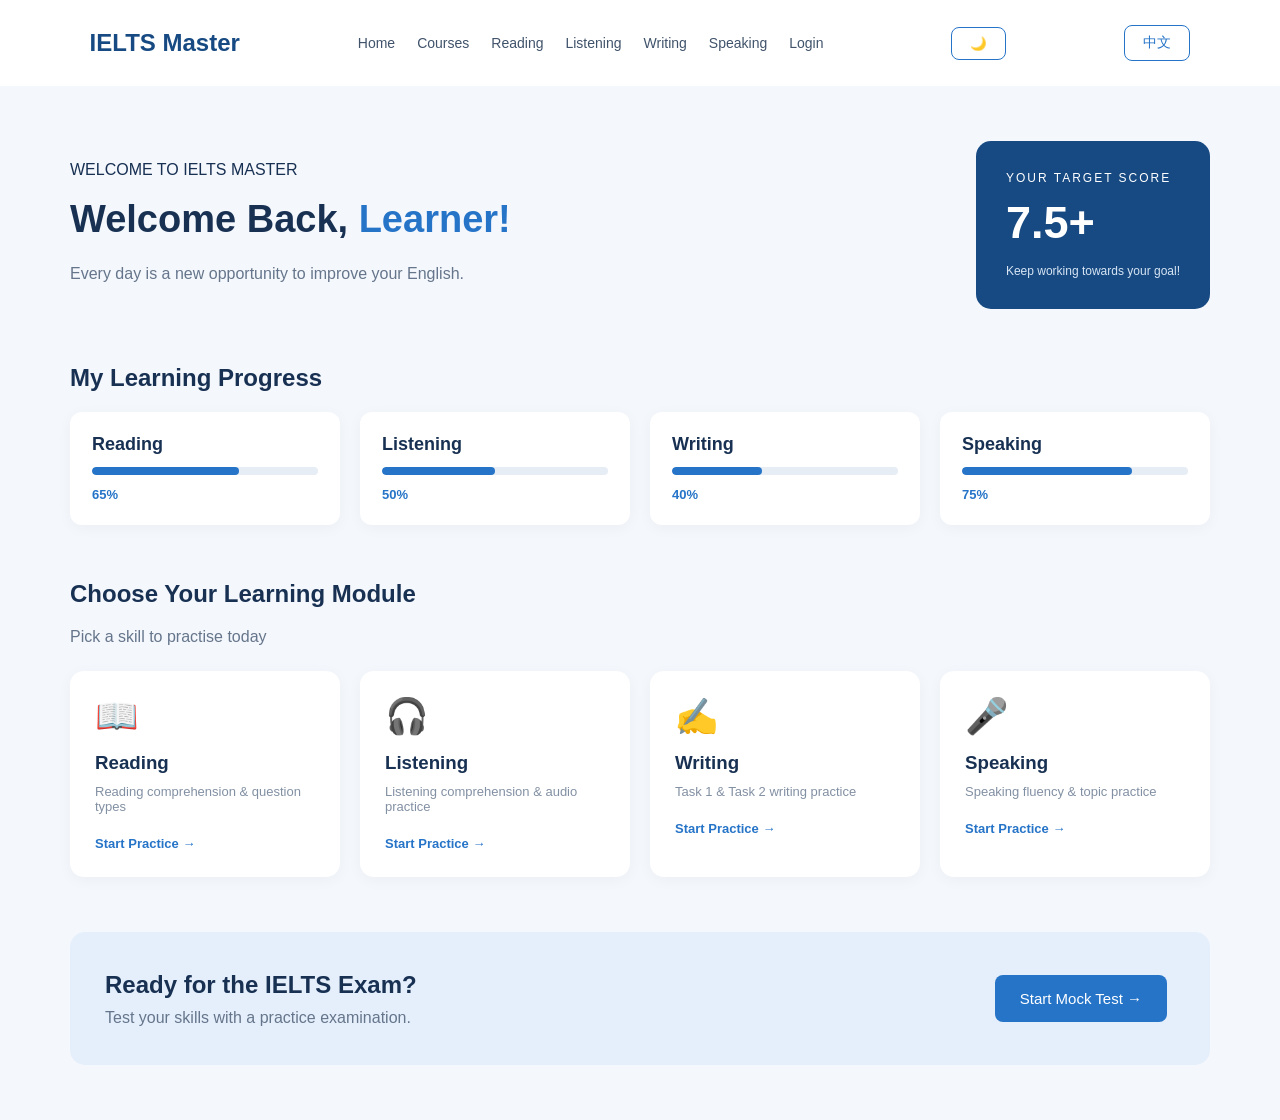
<file: index.html>
<!DOCTYPE html>
<html lang="en">
<head>
    <meta charset="UTF-8">
    <meta name="viewport" content="width=device-width, initial-scale=1.0">
    <meta name="description" content="IELTS Master — 雅思四科专项练习、进度追踪与全真模考。">
    <title>IELTS Master - Learn IELTS</title>
    <link rel="stylesheet" href="style.css">
</head>
<body>

<header>
    <a href="index.html" class="logo">IELTS Master</a>

    <nav aria-label="Main navigation">
        <a href="index.html" data-i18n="home">Home</a>
        <a href="pages/courses.html" data-i18n="courses">Courses</a>
        <a href="pages/reading.html" data-i18n="reading">Reading</a>
        <a href="pages/listening.html" data-i18n="listening">Listening</a>
        <a href="pages/writing.html" data-i18n="writing">Writing</a>
        <a href="pages/speaking.html" data-i18n="speaking">Speaking</a>
        <a href="pages/login.html" data-i18n="login">Login</a>
    </nav>

    <button id="languageBtn" type="button" aria-label="Switch language">中文</button>
</header>

<main class="dashboard">
    <section class="welcome-section">
        <div>
            <p class="tagline" data-i18n="tagline">WELCOME TO IELTS MASTER</p>
            <h1 data-i18n-html="welcomeTitle">Welcome Back, <span>Learner!</span></h1>
            <p class="description" data-i18n="description">
                Every day is a new opportunity to improve your English.
            </p>
        </div>
        <div class="target-card">
            <p data-i18n="targetLabel">YOUR TARGET SCORE</p>
            <h2>7.5+</h2>
            <span data-i18n="targetHint">Keep working towards your goal!</span>
        </div>
    </section>

    <section class="progress-section">
        <h2 data-i18n="progressTitle">My Learning Progress</h2>
        <div class="progress-grid">
            <div class="progress-card">
                <h3 data-i18n="reading">Reading</h3>
                <div class="progress-bar"><div style="width: 65%"></div></div>
                <span>65%</span>
            </div>
            <div class="progress-card">
                <h3 data-i18n="listening">Listening</h3>
                <div class="progress-bar"><div style="width: 50%"></div></div>
                <span>50%</span>
            </div>
            <div class="progress-card">
                <h3 data-i18n="writing">Writing</h3>
                <div class="progress-bar"><div style="width: 40%"></div></div>
                <span>40%</span>
            </div>
            <div class="progress-card">
                <h3 data-i18n="speaking">Speaking</h3>
                <div class="progress-bar"><div style="width: 75%"></div></div>
                <span>75%</span>
            </div>
        </div>
    </section>

    <section class="skills-section">
        <h2 data-i18n="moduleTitle">Choose Your Learning Module</h2>
        <p data-i18n="moduleSubtitle">Pick a skill to practise today</p>
        <div class="skills-grid">
            <a href="pages/reading.html" class="skill-card">
                <div class="skill-icon">📖</div>
                <h3 data-i18n="reading">Reading</h3>
                <p data-i18n="skillReadingDesc">Reading comprehension & question types</p>
                <span data-i18n="startPractice">Start Practice →</span>
            </a>
            <a href="pages/listening.html" class="skill-card">
                <div class="skill-icon">🎧</div>
                <h3 data-i18n="listening">Listening</h3>
                <p data-i18n="skillListeningDesc">Listening comprehension & audio practice</p>
                <span data-i18n="startPractice">Start Practice →</span>
            </a>
            <a href="pages/writing.html" class="skill-card">
                <div class="skill-icon">✍️</div>
                <h3 data-i18n="writing">Writing</h3>
                <p data-i18n="skillWritingDesc">Task 1 & Task 2 writing practice</p>
                <span data-i18n="startPractice">Start Practice →</span>
            </a>
            <a href="pages/speaking.html" class="skill-card">
                <div class="skill-icon">🎤</div>
                <h3 data-i18n="speaking">Speaking</h3>
                <p data-i18n="skillSpeakingDesc">Speaking fluency & topic practice</p>
                <span data-i18n="startPractice">Start Practice →</span>
            </a>
        </div>
    </section>

    <section class="mock-section">
        <div>
            <h2 data-i18n="mockTitle">Ready for the IELTS Exam?</h2>
            <p data-i18n="mockDesc">Test your skills with a practice examination.</p>
        </div>
        <a href="pages/mock-test.html" class="primary-btn" data-i18n="startMock">Start Mock Test →</a>
    </section>
</main>

<script src="script.js"></script>
</body>
</html>
</file>
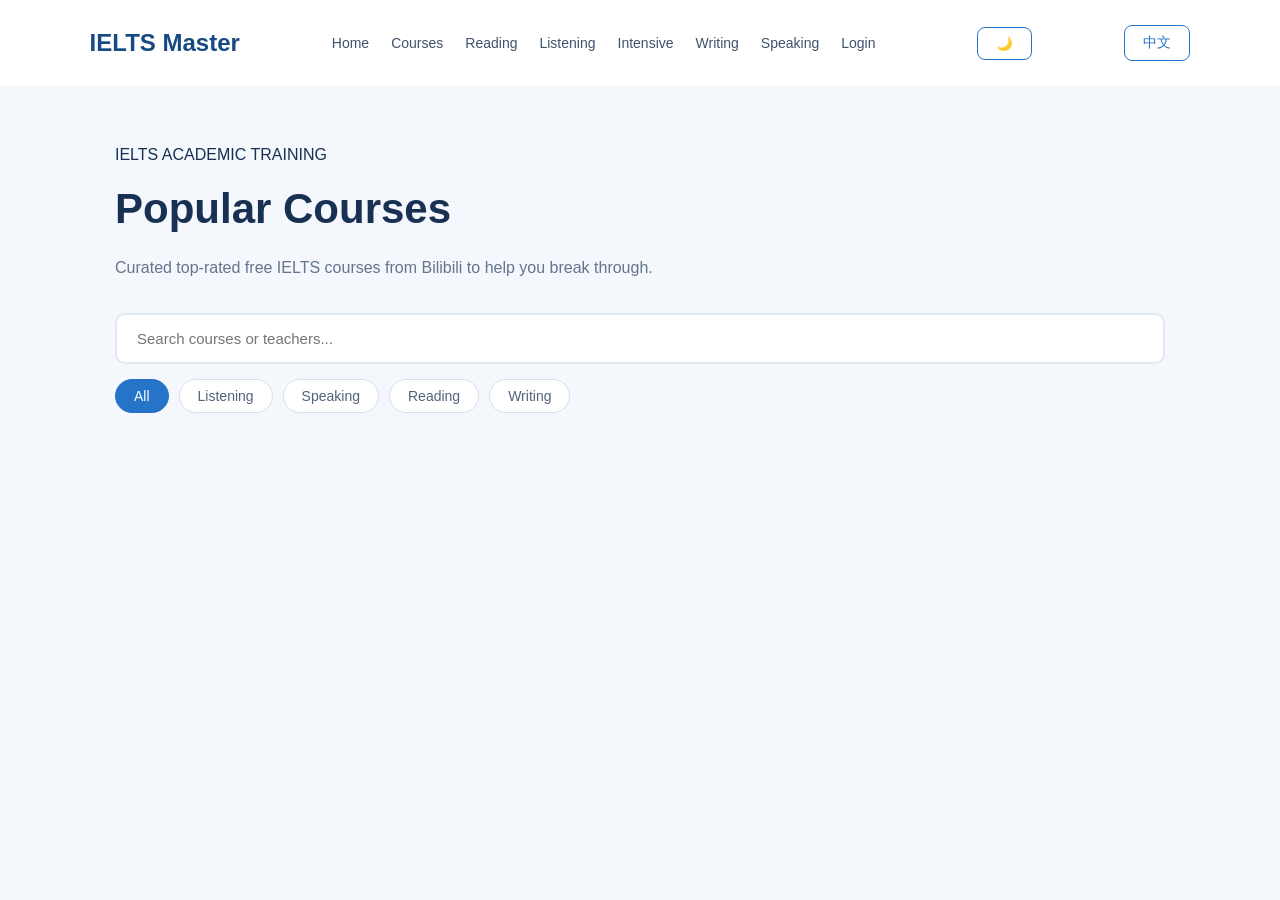
<file: pages/courses.html>
<!DOCTYPE html>
<html lang="en">
<head>
    <meta charset="UTF-8">
    <meta name="viewport" content="width=device-width, initial-scale=1.0">
    <meta name="description" content="IELTS Master 名师好课">
    <title>Popular Courses - IELTS Master</title>
    <link rel="stylesheet" href="../style.css">
</head>
<body>

<header>
    <a href="../index.html" class="logo">IELTS Master</a>
    
    <nav aria-label="Main navigation">
        <a href="../index.html" data-i18n="home">Home</a>
        <a href="courses.html" data-i18n="courses">Courses</a>
        <a href="reading.html" data-i18n="reading">Reading</a>
        <a href="listening.html" data-i18n="listening">Listening</a>
        <a href="intensive-listening.html" data-i18n="intensive">Intensive</a>
        <a href="writing.html" data-i18n="writing">Writing</a>
        <a href="speaking.html" data-i18n="speaking">Speaking</a>
        <a href="login.html" data-i18n="login">Login</a>
    </nav>
    
    <button id="languageBtn" type="button" aria-label="Switch language">中文</button>
</header>

<main class="lesson-container course-container">
    <div class="course-header">
        <p class="tagline" data-i18n="academicTagline">IELTS ACADEMIC TRAINING</p>
        <h1 data-i18n="courseTitle">B站名师好课</h1>
        <p class="description" data-i18n="courseDesc">
            精选B站高播放量、好口碑的雅思免费课程，帮你快速突破瓶颈。
        </p>
    </div>

    <div class="course-controls">
        <input type="text" id="courseSearch" class="course-search" data-i18n-placeholder="courseSearchPlaceholder" placeholder="搜索课程、老师（如：王陆、口语）...">
        
        <div class="course-tabs">
            <button class="tab-btn active" data-filter="all" data-i18n="tabAll">全部</button>
            <button class="tab-btn" data-filter="listening" data-i18n="listening">听力</button>
            <button class="tab-btn" data-filter="speaking" data-i18n="speaking">口语</button>
            <button class="tab-btn" data-filter="reading" data-i18n="reading">阅读</button>
            <button class="tab-btn" data-filter="writing" data-i18n="writing">写作</button>
        </div>
    </div>

    <div class="course-grid" id="courseGrid"></div>
    
    <div id="noResults" class="no-results" style="display: none;">
        没有找到相关课程，换个关键词试试吧~
    </div>
</main>

<script src="../script.js"></script>
</body>
</html>
</file>
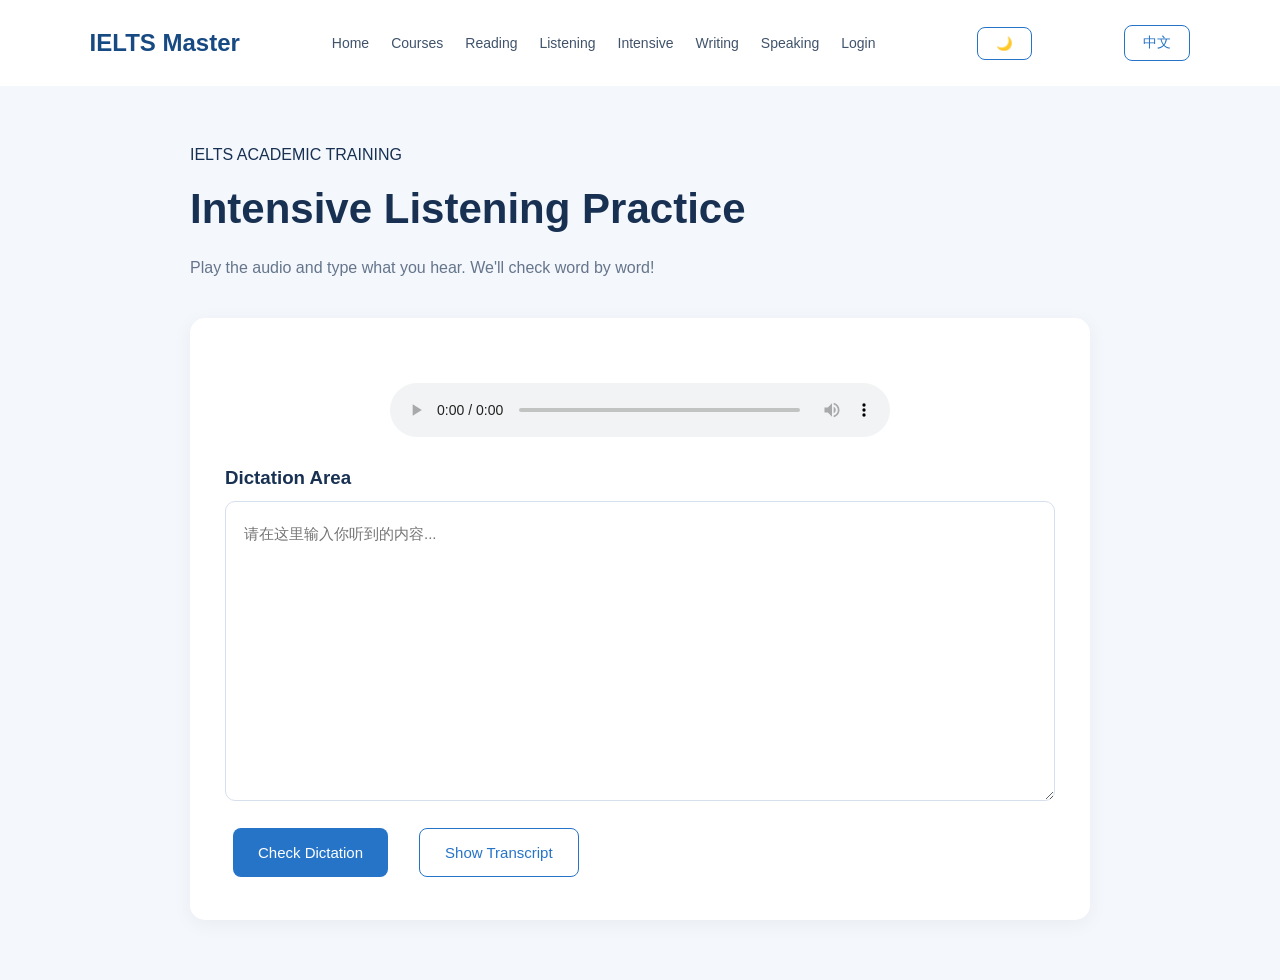
<file: pages/intensive-listening.html>
<!DOCTYPE html>
<html lang="en">
<head>
    <meta charset="UTF-8">
    <meta name="viewport" content="width=device-width, initial-scale=1.0">
    <meta name="description" content="IELTS Master 精听练习">
    <title>Intensive Listening - IELTS Master</title>
    <link rel="stylesheet" href="../style.css">
</head>
<body>

<header>
    <a href="../index.html" class="logo">IELTS Master</a>
    <nav aria-label="Main navigation">
        <a href="../index.html" data-i18n="home">Home</a>
        <a href="courses.html" data-i18n="courses">Courses</a>
        <a href="reading.html" data-i18n="reading">Reading</a>
        <a href="listening.html" data-i18n="listening">Listening</a>
        <a href="intensive-listening.html" data-i18n="intensive">Intensive</a> <!-- 新增 -->
        <a href="writing.html" data-i18n="writing">Writing</a>
        <a href="speaking.html" data-i18n="speaking">Speaking</a>
        <a href="login.html" data-i18n="login">Login</a>
    </nav>
    <button id="languageBtn" type="button" aria-label="Switch language">中文</button>
</header>

<main class="lesson-container">
    <p class="tagline" data-i18n="academicTagline">IELTS ACADEMIC TRAINING</p>
    <h1 data-i18n="intensiveTitle">精听听写练习</h1>
    <p class="description" data-i18n="intensiveDesc">
        播放下方音频，将你听到的内容写下来。系统会逐词帮你核对！
    </p>

    <section class="lesson-card">
        <!-- 这里放了一个公开的英语测试音频，你可以换成你自己的真题音频链接 -->
        <div class="audio-player-container">
            <audio id="dictationAudio" controls>
    <source src="http://www.elllo.org/Audio/A0151/153-Matt-Manchester.mp3" type="audio/mpeg">
    您的浏览器不支持音频播放。
</audio>
        </div>

        <h3 data-i18n="intensiveListenWrite">听写区域</h3>
        <textarea id="dictationInput" class="essay-input" 
                  placeholder="请在这里输入你听到的内容..." rows="5"></textarea>

        <div class="intensive-actions">
            <button type="button" class="primary-btn" onclick="checkDictation()" data-i18n="intensiveCheck">检查听写</button>
            <button type="button" class="secondary-btn" onclick="toggleTranscript()" id="transcriptBtn" data-i18n="intensiveShow">显示原文</button>
        </div>

        <div id="dictationResult" class="dictation-result" style="display: none;">
            <!-- 对比结果会渲染在这里 -->
        </div>
        
        <div id="transcriptContainer" class="transcript-box" style="display: none;">
            <h4 data-i18n="intensiveOriginal">原文：</h4>
            <p id="transcriptText"></p>
        </div>
    </section>
</main>

<script src="../script.js"></script>
</body>
</html>
</file>
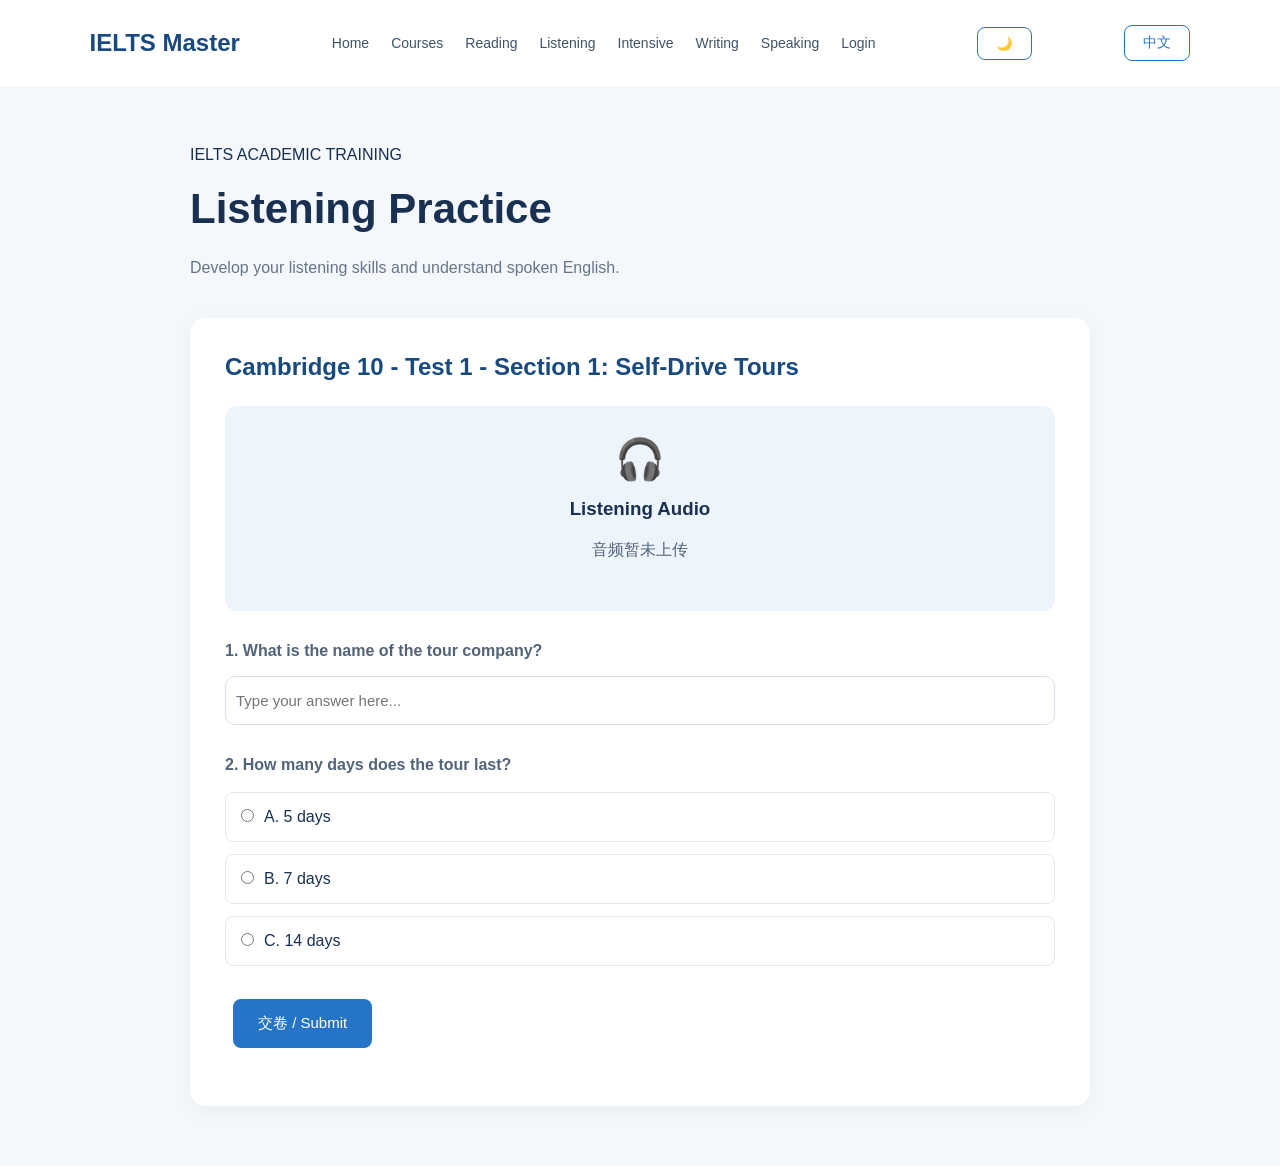
<file: pages/listening.html>
<!DOCTYPE html>
<html lang="en">
<head>
    <meta charset="UTF-8">
    <meta name="viewport" content="width=device-width, initial-scale=1.0">
    <title>IELTS Listening - IELTS Master</title>
    <link rel="stylesheet" href="../style.css">
</head>
<body>

<header>
    <a href="../index.html" class="logo">IELTS Master</a>
    <nav aria-label="Main navigation">
        <a href="../index.html" data-i18n="home">Home</a>
        <a href="courses.html" data-i18n="courses">Courses</a>
        <a href="reading.html" data-i18n="reading">Reading</a>
        <a href="listening.html" data-i18n="listening">Listening</a>
        <a href="intensive-listening.html" data-i18n="intensive">Intensive</a>
        <a href="writing.html" data-i18n="writing">Writing</a>
        <a href="speaking.html" data-i18n="speaking">Speaking</a>
        <a href="login.html" data-i18n="login">Login</a>
    </nav>
    <button id="languageBtn" type="button" aria-label="Switch language">中文</button>
</header>

<main class="lesson-container">
    <p class="tagline" data-i18n="academicTagline">IELTS ACADEMIC TRAINING</p>
    <h1>Listening Practice</h1>
    <p class="description" data-i18n="lessonListeningDesc">
        Develop your listening skills and understand spoken English.
    </p>

    <!-- 题目由 JS 渲染 -->
    <div id="listeningContent"></div>
</main>

<!-- 关键：必须先加载 data.js，再加载 script.js -->
<script src="../data.js"></script>
<script src="../script.js"></script>
</body>
</html>
</file>
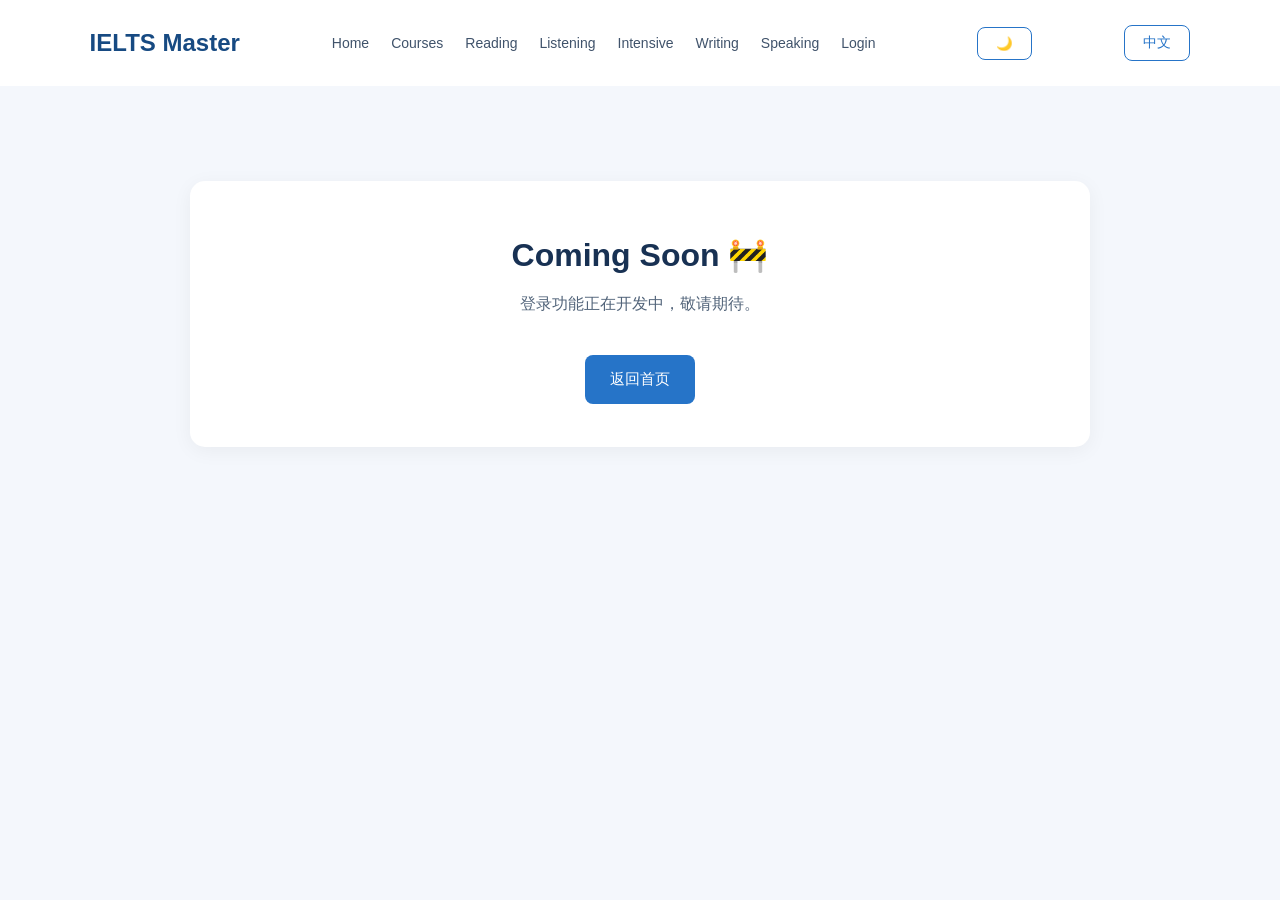
<file: pages/login.html>
<!DOCTYPE html>
<html lang="en">
<head>
    <meta charset="UTF-8">
    <meta name="viewport" content="width=device-width, initial-scale=1.0">
    <meta name="description" content="IELTS Master 登录">
    <title>Login - IELTS Master</title>
    <link rel="stylesheet" href="../style.css">
</head>
<body>

<header>
    <a href="../index.html" class="logo">IELTS Master</a>
    
    <nav aria-label="Main navigation">
        <a href="../index.html" data-i18n="home">Home</a>
        <a href="courses.html" data-i18n="courses">Courses</a>
        <a href="reading.html" data-i18n="reading">Reading</a>
        <a href="listening.html" data-i18n="listening">Listening</a>
        <a href="intensive-listening.html" data-i18n="intensive">Intensive</a>
        <a href="writing.html" data-i18n="writing">Writing</a>
        <a href="speaking.html" data-i18n="speaking">Speaking</a>
        <a href="login.html" data-i18n="login">Login</a>
    </nav>
    
    <button id="languageBtn" type="button" aria-label="Switch language">中文</button>
</header>

<main class="lesson-container">
    <section class="lesson-card" style="text-align:center;">
        <h1 style="font-size:32px;margin-bottom:15px;">Coming Soon 🚧</h1>
        <p>登录功能正在开发中，敬请期待。</p>
        <a href="../index.html" class="primary-btn" style="margin-top:20px;">返回首页</a>
    </section>
</main>

<script src="../script.js"></script>
</body>
</html>
</file>
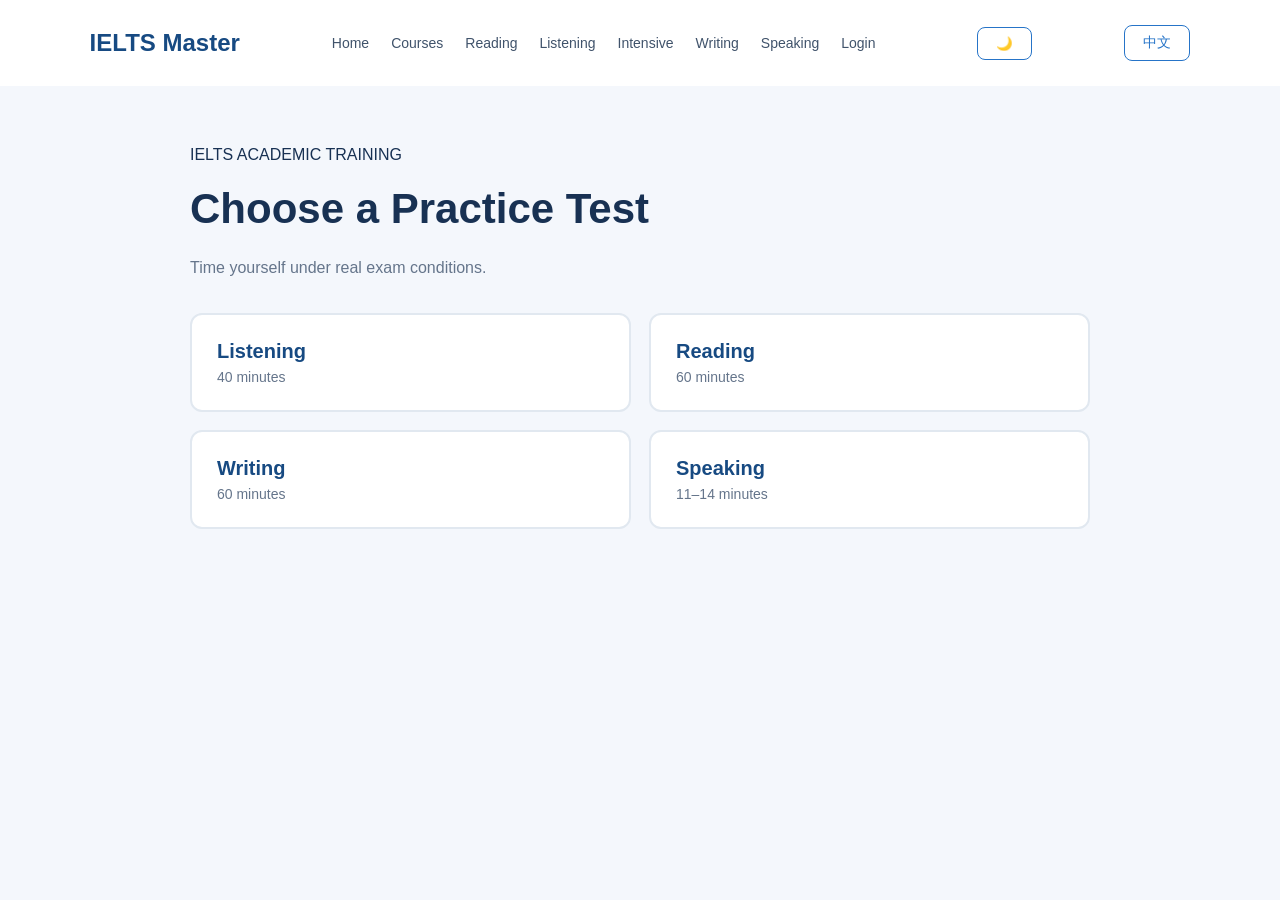
<file: pages/mock-test.html>
<!DOCTYPE html>
<html lang="en">
<head>
    <meta charset="UTF-8">
    <meta name="viewport" content="width=device-width, initial-scale=1.0">
    <title>Mock Test - IELTS Master</title>
    <link rel="stylesheet" href="../style.css">
</head>
<body>

<header>
    <a href="../index.html" class="logo">IELTS Master</a>
    <nav aria-label="Main navigation">
        <a href="../index.html" data-i18n="home">Home</a>
        <a href="courses.html" data-i18n="courses">Courses</a>
        <a href="reading.html" data-i18n="reading">Reading</a>
        <a href="listening.html" data-i18n="listening">Listening</a>
        <a href="intensive-listening.html" data-i18n="intensive">Intensive</a>
        <a href="writing.html" data-i18n="writing">Writing</a>
        <a href="speaking.html" data-i18n="speaking">Speaking</a>
        <a href="login.html" data-i18n="login">Login</a>
    </nav>
    <button id="languageBtn" type="button" aria-label="Switch language">中文</button>
</header>

<main class="lesson-container">
    <section id="mockSelect">
        <p class="tagline" data-i18n="academicTagline">IELTS ACADEMIC TRAINING</p>
        <h1 data-i18n="chooseTest">Choose a Practice Test</h1>
        <p class="description" data-i18n="chooseTestDesc">
            Time yourself under real exam conditions.
        </p>

        <div class="mock-options">
            <!-- 注意：这里的按钮去掉了 data-minutes，现在点击直接跳转到对应页面 -->
            <button type="button" class="mock-option" onclick="window.location.href='listening.html?mode=mock&subject=listening'">
                <h3 data-i18n="listening">Listening</h3>
                <p>40 minutes</p>
            </button>
            <button type="button" class="mock-option" onclick="window.location.href='reading.html?mode=mock&subject=reading'">
                <h3 data-i18n="reading">Reading</h3>
                <p>60 minutes</p>
            </button>
            <button type="button" class="mock-option" onclick="alert('写作模考暂未开放，请前往 Writing 页面自由练习。')">
                <h3 data-i18n="writing">Writing</h3>
                <p>60 minutes</p>
            </button>
            <button type="button" class="mock-option" onclick="alert('口语模考暂未开放，请前往 Speaking 页面自由练习。')">
                <h3 data-i18n="speaking">Speaking</h3>
                <p>11–14 minutes</p>
            </button>
        </div>
    </section>
</main>

<script src="../data.js"></script>
<script src="../script.js"></script>
</body>
</html>
</file>
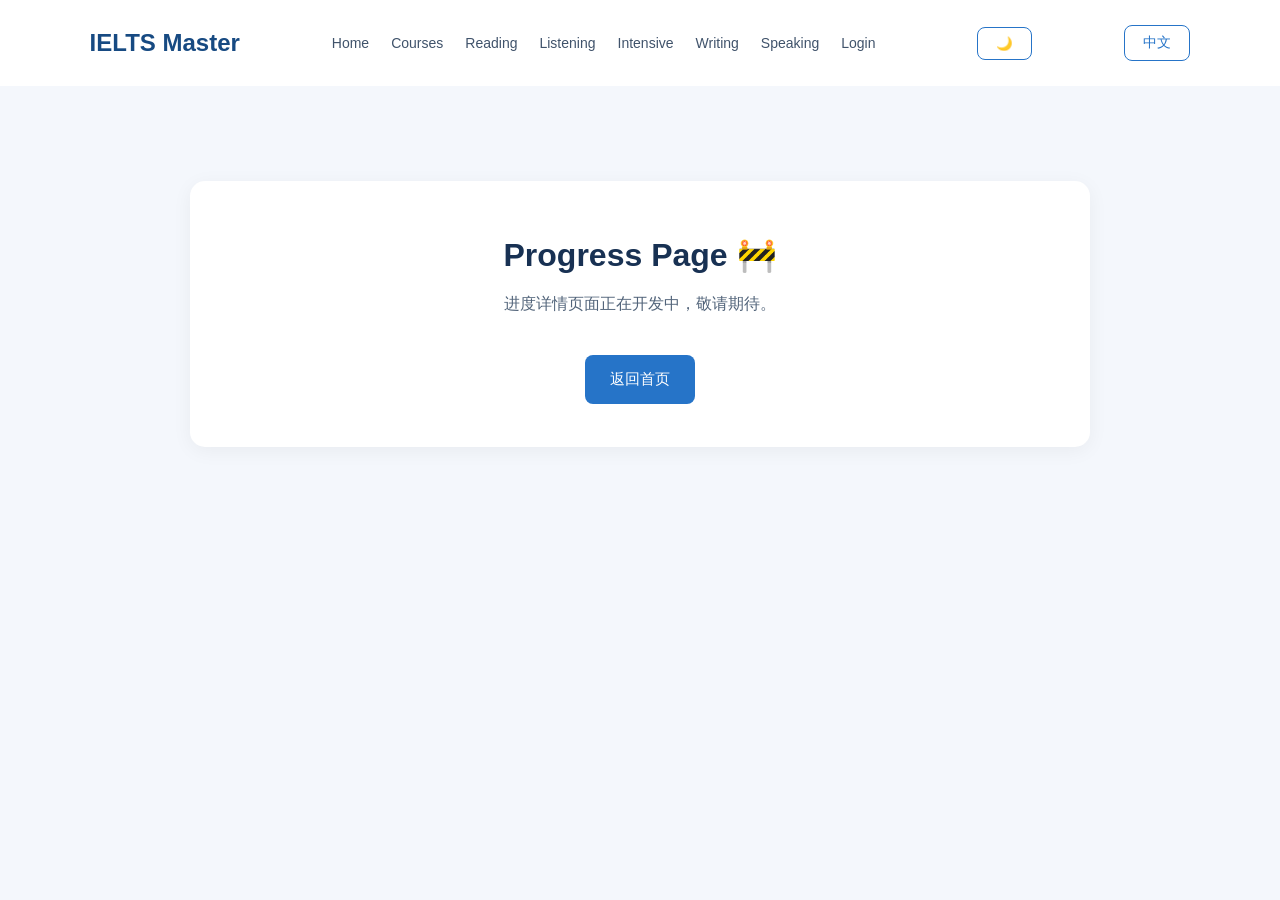
<file: pages/progress.html>
<!DOCTYPE html>
<html lang="en">
<head>
    <meta charset="UTF-8">
    <meta name="viewport" content="width=device-width, initial-scale=1.0">
    <meta name="description" content="IELTS Master 学习进度">
    <title>Progress - IELTS Master</title>
    <link rel="stylesheet" href="../style.css">
</head>
<body>

<header>
    <a href="../index.html" class="logo">IELTS Master</a>
    
    <nav aria-label="Main navigation">
        <a href="../index.html" data-i18n="home">Home</a>
        <a href="courses.html" data-i18n="courses">Courses</a>
        <a href="reading.html" data-i18n="reading">Reading</a>
        <a href="listening.html" data-i18n="listening">Listening</a>
        <a href="intensive-listening.html" data-i18n="intensive">Intensive</a>
        <a href="writing.html" data-i18n="writing">Writing</a>
        <a href="speaking.html" data-i18n="speaking">Speaking</a>
        <a href="login.html" data-i18n="login">Login</a>
    </nav>
    
    <button id="languageBtn" type="button" aria-label="Switch language">中文</button>
</header>

<main class="lesson-container">
    <section class="lesson-card" style="text-align:center;">
        <h1 style="font-size:32px;margin-bottom:15px;">Progress Page 🚧</h1>
        <p>进度详情页面正在开发中，敬请期待。</p>
        <a href="../index.html" class="primary-btn" style="margin-top:20px;">返回首页</a>
    </section>
</main>

<script src="../script.js"></script>
</body>
</html>
</file>
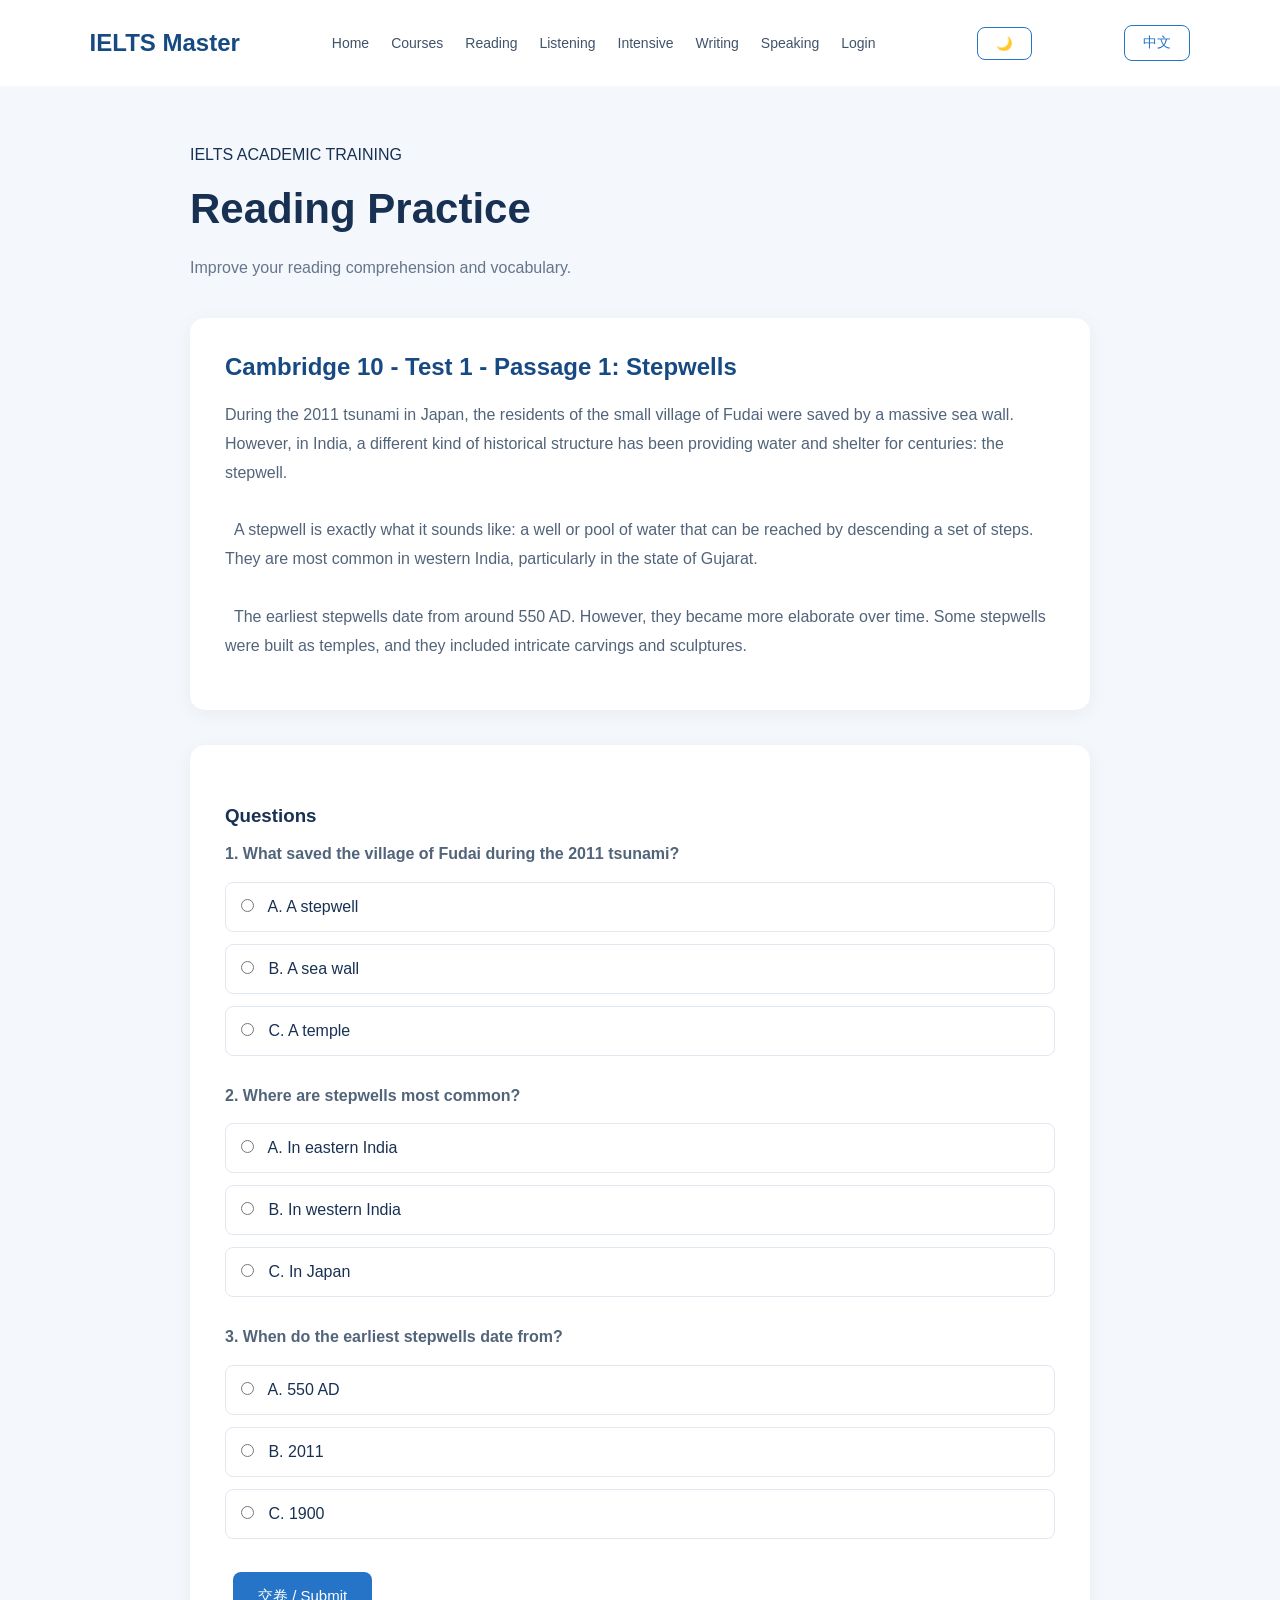
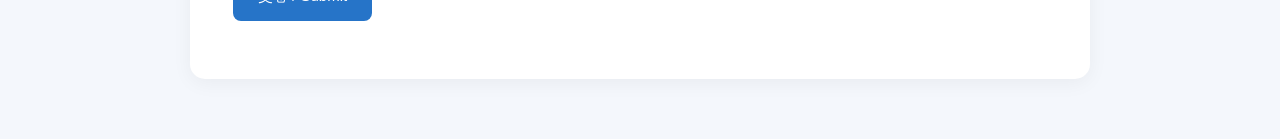
<file: pages/reading.html>
<!DOCTYPE html>
<html lang="en">
<head>
    <meta charset="UTF-8">
    <meta name="viewport" content="width=device-width, initial-scale=1.0">
    <title>IELTS Reading - IELTS Master</title>
    <link rel="stylesheet" href="../style.css">
</head>
<body>

<header>
    <a href="../index.html" class="logo">IELTS Master</a>
    <nav aria-label="Main navigation">
        <a href="../index.html" data-i18n="home">Home</a>
        <a href="courses.html" data-i18n="courses">Courses</a>
        <a href="reading.html" data-i18n="reading">Reading</a>
        <a href="listening.html" data-i18n="listening">Listening</a>
        <a href="intensive-listening.html" data-i18n="intensive">Intensive</a>
        <a href="writing.html" data-i18n="writing">Writing</a>
        <a href="speaking.html" data-i18n="speaking">Speaking</a>
        <a href="login.html" data-i18n="login">Login</a>
    </nav>
    <button id="languageBtn" type="button" aria-label="Switch language">中文</button>
</header>

<main class="lesson-container">
    <p class="tagline" data-i18n="academicTagline">IELTS ACADEMIC TRAINING</p>
    <h1>Reading Practice</h1>
    <p class="description" data-i18n="lessonReadingDesc">
        Improve your reading comprehension and vocabulary.
    </p>

    <!-- 所有的文章和题目都会由 JS 自动渲染进这个容器里 -->
    <div id="readingContent"></div>
</main>

<!-- 关键：必须先加载 data.js，再加载 script.js -->
<script src="../data.js"></script>
<script src="../script.js"></script>
</body>
</html>
</file>
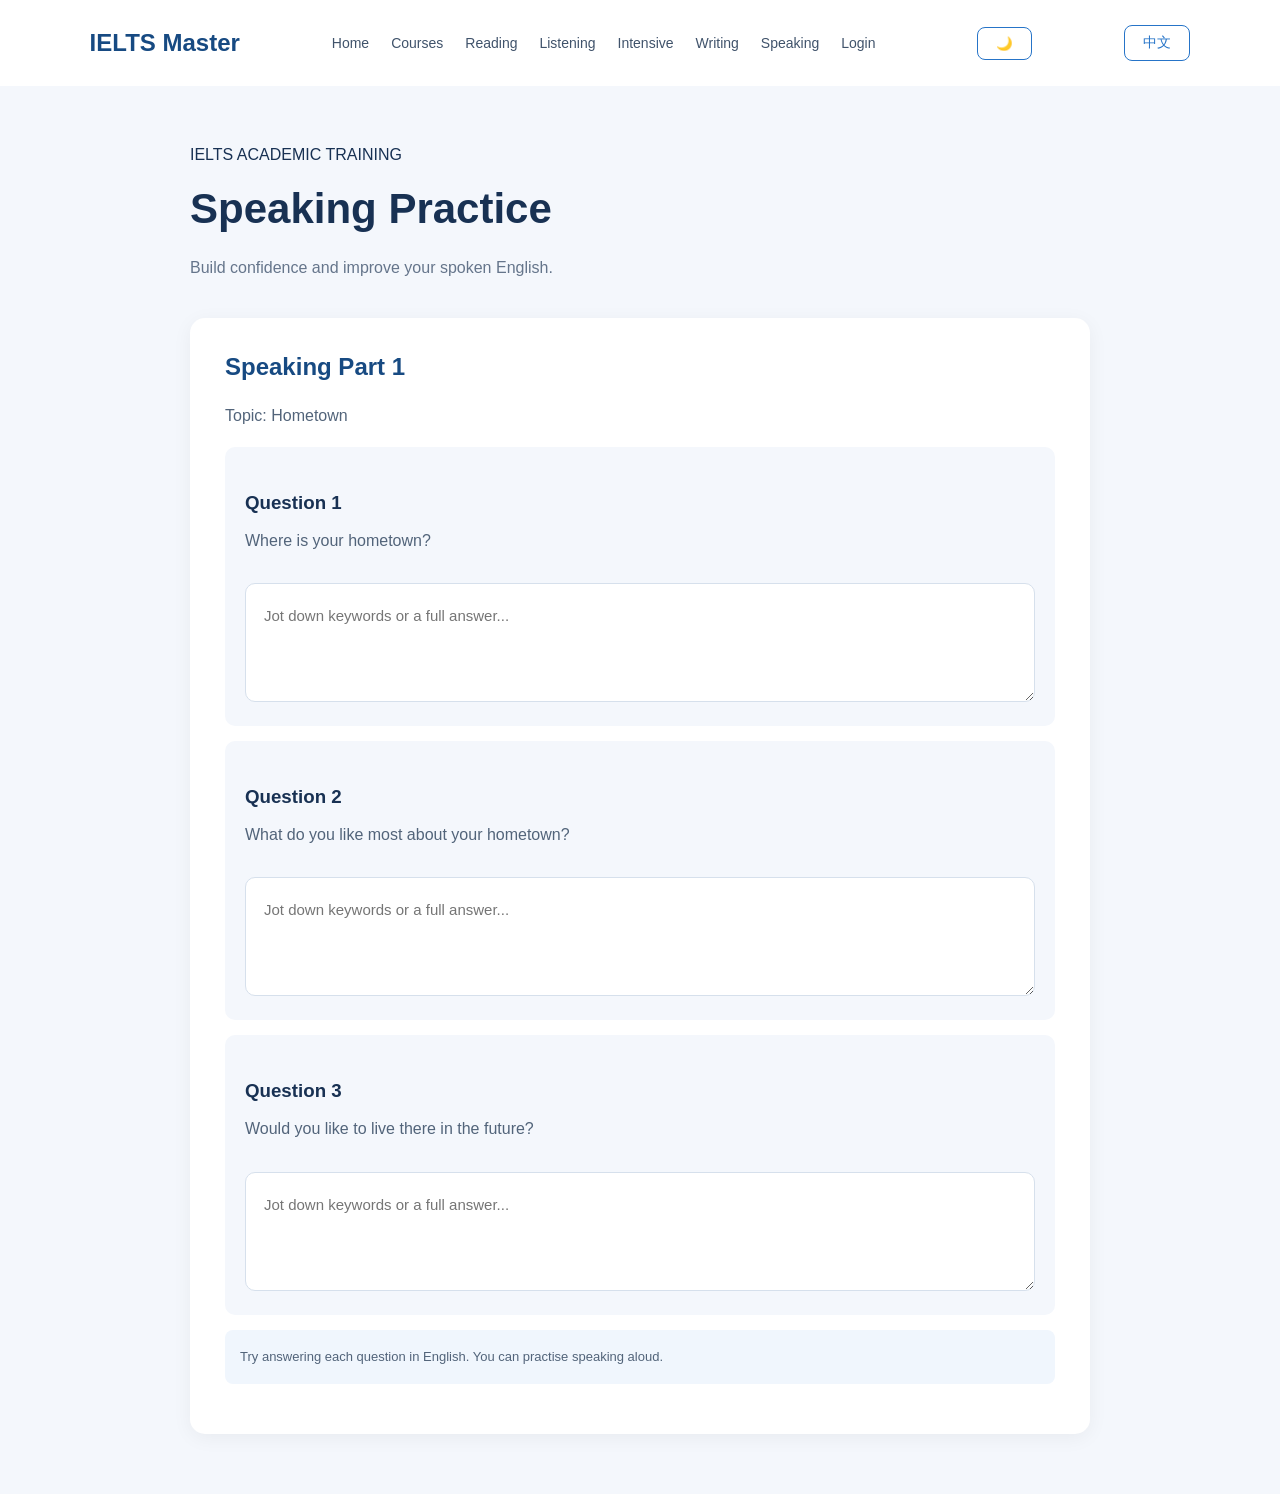
<file: pages/speaking.html>
<!DOCTYPE html>
<html lang="en">
<head>
    <meta charset="UTF-8">
    <meta name="viewport" content="width=device-width, initial-scale=1.0">
    <meta name="description" content="IELTS Master 口语练习">
    <title>IELTS Speaking - IELTS Master</title>
    <link rel="stylesheet" href="../style.css">
</head>
<body>

<header>
    <a href="../index.html" class="logo">IELTS Master</a>
    
    <nav aria-label="Main navigation">
        <a href="../index.html" data-i18n="home">Home</a>
        <a href="courses.html" data-i18n="courses">Courses</a>
        <a href="reading.html" data-i18n="reading">Reading</a>
        <a href="listening.html" data-i18n="listening">Listening</a>
        <a href="intensive-listening.html" data-i18n="intensive">Intensive</a>
        <a href="writing.html" data-i18n="writing">Writing</a>
        <a href="speaking.html" data-i18n="speaking">Speaking</a>
        <a href="login.html" data-i18n="login">Login</a>
    </nav>
    
    <button id="languageBtn" type="button" aria-label="Switch language">中文</button>
</header>

<main class="lesson-container">
    <p class="tagline" data-i18n="academicTagline">IELTS ACADEMIC TRAINING</p>
    <h1>Speaking Practice</h1>
    <p class="description" data-i18n="lessonSpeakingDesc">
        Build confidence and improve your spoken English.
    </p>

    <section class="lesson-card">
        <h2>Speaking Part 1</h2>
        <p>Topic: Hometown</p>

        <div class="speaking-question">
            <h3>Question 1</h3>
            <p>Where is your hometown?</p>
            <textarea class="essay-input" rows="3" style="min-height:auto;margin-top:12px;" placeholder="Jot down keywords or a full answer..."></textarea>
        </div>

        <div class="speaking-question">
            <h3>Question 2</h3>
            <p>What do you like most about your hometown?</p>
            <textarea class="essay-input" rows="3" style="min-height:auto;margin-top:12px;" placeholder="Jot down keywords or a full answer..."></textarea>
        </div>

        <div class="speaking-question">
            <h3>Question 3</h3>
            <p>Would you like to live there in the future?</p>
            <textarea class="essay-input" rows="3" style="min-height:auto;margin-top:12px;" placeholder="Jot down keywords or a full answer..."></textarea>
        </div>

        <p class="notice">
            Try answering each question in English. You can practise speaking aloud.
        </p>
    </section>
</main>

<script src="../script.js"></script>
</body>
</html>
</file>
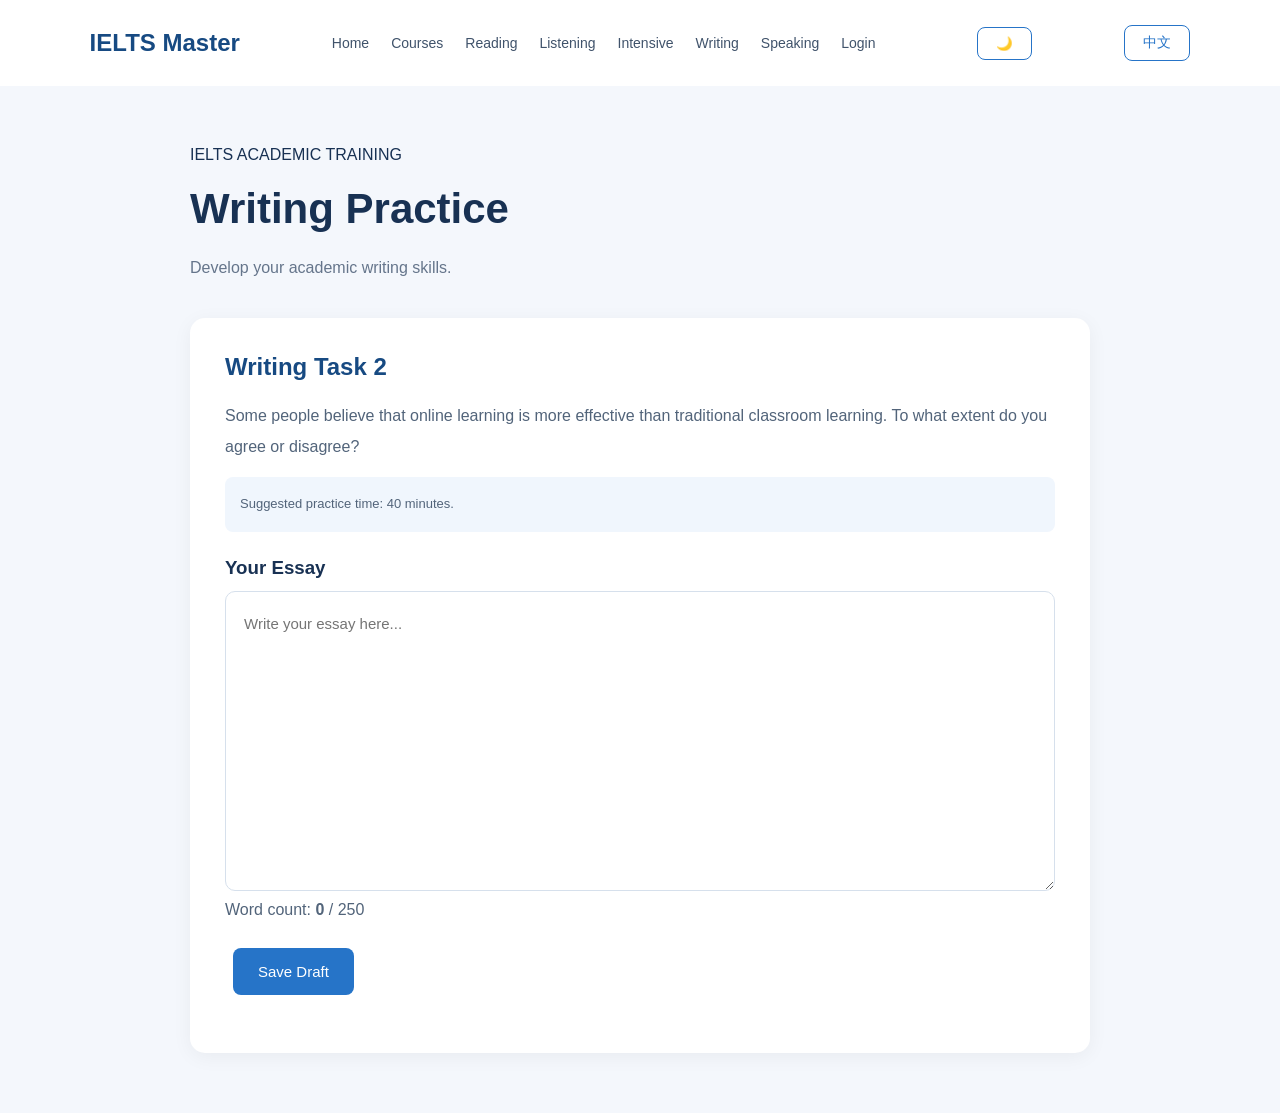
<file: pages/writing.html>
<!DOCTYPE html>
<html lang="en">
<head>
    <meta charset="UTF-8">
    <meta name="viewport" content="width=device-width, initial-scale=1.0">
    <meta name="description" content="IELTS Master 写作练习">
    <title>IELTS Writing - IELTS Master</title>
    <link rel="stylesheet" href="../style.css">
</head>
<body>

<header>
    <a href="../index.html" class="logo">IELTS Master</a>
    
    <nav aria-label="Main navigation">
        <a href="../index.html" data-i18n="home">Home</a>
        <a href="courses.html" data-i18n="courses">Courses</a>
        <a href="reading.html" data-i18n="reading">Reading</a>
        <a href="listening.html" data-i18n="listening">Listening</a>
        <a href="intensive-listening.html" data-i18n="intensive">Intensive</a>
        <a href="writing.html" data-i18n="writing">Writing</a>
        <a href="speaking.html" data-i18n="speaking">Speaking</a>
        <a href="login.html" data-i18n="login">Login</a>
    </nav>
    
    <button id="languageBtn" type="button" aria-label="Switch language">中文</button>
</header>

<main class="lesson-container">
    <p class="tagline" data-i18n="academicTagline">IELTS ACADEMIC TRAINING</p>
    <h1>Writing Practice</h1>
    <p class="description" data-i18n="lessonWritingDesc">
        Develop your academic writing skills.
    </p>

    <section class="lesson-card">
        <h2>Writing Task 2</h2>

        <p>
            Some people believe that online learning is more effective
            than traditional classroom learning.
            To what extent do you agree or disagree?
        </p>
        <p class="notice">Suggested practice time: 40 minutes.</p>

        <h3>Your Essay</h3>
        <textarea id="essay" class="essay-input" placeholder="Write your essay here..."></textarea>

        <p>
            Word count: <strong id="wordCount">0</strong> / 250
            <span id="wordHint" class="word-hint"></span>
        </p>

        <button type="button" class="primary-btn" onclick="saveEssay()">Save Draft</button>
        <p id="essayMessage"></p>
    </section>
</main>

<script src="../script.js"></script>
</body>
</html>
</file>
<file: style.css>
* { margin: 0; padding: 0; box-sizing: border-box; }
body { font-family: Arial, sans-serif; background: #F4F7FC; color: #183153; transition: background-color 0.3s, color 0.3s; }
header { display: flex; justify-content: space-between; align-items: center; padding: 25px 7%; background: white; flex-wrap: wrap; gap: 15px; transition: background-color 0.3s; }
.logo { font-size: 24px; font-weight: bold; color: #174A82; text-decoration: none; }
nav { display: flex; gap: 22px; flex-wrap: wrap; align-items: center; }
nav a { text-decoration: none; color: #40536B; font-size: 14px; }
nav a:hover { color: #2674C8; }
#languageBtn { padding: 8px 18px; border: 1px solid #2674C8; background: white; color: #2674C8; border-radius: 8px; cursor: pointer; font-size: 14px; font-family: inherit; transition: 0.2s; }
#languageBtn:hover { background: #2674C8; color: white; }
h1 { font-size: 55px; margin: 25px 0; line-height: 1.2; }
h1 span { color: #2674C8; }
.description { max-width: 600px; margin: auto; line-height: 1.8; color: #65758B; }
.primary-btn, .secondary-btn { display: inline-block; padding: 15px 25px; margin: 8px; border-radius: 8px; text-decoration: none; }
.primary-btn { background: #2674C8; color: white; border: none; font-family: inherit; font-size: 15px; cursor: pointer; transition: 0.2s; }
.primary-btn:hover { background: #1a5ea6; }
.secondary-btn { border: 1px solid #2674C8; color: #2674C8; background: white; cursor: pointer; font-family: inherit; font-size: 15px; transition: 0.2s; }
.secondary-btn:hover { background: #F0F6FD; }

/* Dashboard */
.dashboard { max-width: 1200px; margin: 0 auto; padding: 55px 30px; }
.welcome-section { display: flex; justify-content: space-between; align-items: center; gap: 30px; margin-bottom: 55px; }
.welcome-section h1 { font-size: 38px; margin: 18px 0; }
.welcome-section h1 span { color: #2674C8; }
.target-card { background: #174A82; color: white; padding: 30px; border-radius: 15px; min-width: 230px; }
.target-card p { font-size: 12px; letter-spacing: 2px; }
.target-card h2 { font-size: 45px; margin: 12px 0; }
.target-card span { font-size: 12px; color: #D7E5F5; }
.progress-section, .skills-section { margin-bottom: 55px; }
.progress-section h2, .skills-section h2 { font-size: 24px; margin-bottom: 20px; }
.progress-grid { display: grid; grid-template-columns: repeat(4, 1fr); gap: 20px; }
.progress-card { background: white; padding: 22px; border-radius: 12px; box-shadow: 0 3px 15px rgba(0,0,0,0.04); transition: background-color 0.3s; }
.progress-card h3 { font-size: 18px; margin-bottom: 12px; }
.progress-bar { height: 8px; background: #E7EDF5; border-radius: 10px; overflow: hidden; margin-bottom: 10px; }
.progress-bar div { height: 100%; background: #2674C8; border-radius: 10px; }
.progress-card span { font-size: 13px; color: #2674C8; font-weight: bold; }
.skills-section > p { color: #65758B; margin-bottom: 25px; }
.skills-grid { display: grid; grid-template-columns: repeat(4, 1fr); gap: 20px; }
.skill-card { background: white; padding: 25px; border-radius: 14px; text-decoration: none; color: #183153; box-shadow: 0 3px 15px rgba(0,0,0,0.04); transition: 0.3s; }
.skill-card:hover { transform: translateY(-5px); box-shadow: 0 8px 25px rgba(0,0,0,0.1); }
.skill-icon { font-size: 35px; margin-bottom: 15px; }
.skill-card h3 { margin-bottom: 10px; }
.skill-card p { color: #8290A3; font-size: 13px; margin-bottom: 20px; }
.skill-card span { color: #2674C8; font-size: 13px; font-weight: bold; }
.mock-section { background: #E5EFFB; padding: 35px; border-radius: 15px; display: flex; justify-content: space-between; align-items: center; gap: 20px; transition: background-color 0.3s; }
.mock-section h2 { margin-bottom: 10px; }
.mock-section p { color: #65758B; }

/* Lesson Pages */
.lesson-container { max-width: 950px; margin: 0 auto; padding: 60px 25px; }
.lesson-container h1 { font-size: 42px; margin: 20px 0; }
.lesson-container .description { margin: 0; }
.lesson-card { background: white; padding: 35px; margin-top: 35px; border-radius: 15px; box-shadow: 0 4px 20px rgba(0,0,0,0.05); transition: background-color 0.3s; }
.lesson-card h2 { margin-bottom: 20px; color: #174A82; }
.lesson-card h3 { margin: 25px 0 12px; }
.lesson-card p { line-height: 1.9; color: #52647A; margin-bottom: 15px; }
.lesson-card hr { border: none; border-top: 1px solid #E5EAF0; margin: 25px 0; }
.answer-option { display: block; padding: 15px; margin: 12px 0; border: 1px solid #E1E8F0; border-radius: 8px; cursor: pointer; transition: 0.2s; }
.answer-option:hover { background: #F0F6FD; border-color: #2674C8; }
.answer-option input { margin-right: 10px; }
.audio-placeholder { background: #EDF4FC; padding: 30px; margin: 25px 0; border-radius: 12px; text-align: center; }
.audio-placeholder span { font-size: 40px; }
.audio-placeholder h3 { margin: 15px 0; }
.notice { background: #F0F6FD; padding: 15px; border-radius: 8px; font-size: 13px; color: #52647A; }
.essay-input { width: 100%; min-height: 300px; padding: 18px; border: 1px solid #D6E0EC; border-radius: 10px; font-family: Arial, sans-serif; font-size: 15px; line-height: 1.8; resize: vertical; }
.essay-input:focus { outline: none; border-color: #2674C8; }
.speaking-question { background: #F4F7FC; padding: 20px; margin: 15px 0; border-radius: 10px; }
.word-hint { color: #B8860B; font-size: 13px; margin-left: 6px; }
.word-hint.ok { color: #2E8B57; }

/* Mock Test Timer */
.mock-options { display: grid; grid-template-columns: repeat(2, 1fr); gap: 18px; margin-top: 30px; }
.mock-option { background: white; border: 2px solid #E1E8F0; border-radius: 12px; padding: 25px; text-align: left; cursor: pointer; font-family: inherit; transition: 0.2s; }
.mock-option:hover { border-color: #2674C8; transform: translateY(-3px); box-shadow: 0 6px 18px rgba(38, 116, 200, 0.12); }
.mock-option h3 { color: #174A82; margin-bottom: 6px; font-size: 20px; }
.mock-option p { color: #65758B; font-size: 14px; margin: 0; }
.timer-display { font-size: 96px; font-weight: bold; text-align: center; color: #174A82; font-family: 'Courier New', monospace; margin: 50px 0; letter-spacing: 4px; }
.timer-display.warning { color: #D93025; animation: timerPulse 1s infinite; }
@keyframes timerPulse { 0%, 100% { opacity: 1; } 50% { opacity: 0.5; } }
.timer-controls { display: flex; justify-content: center; gap: 15px; margin: 25px 0; }
#timerMessage { text-align: center; font-size: 20px; font-weight: bold; min-height: 28px; }

/* Courses Page */
.course-container { max-width: 1100px; }
.course-header { margin-bottom: 30px; }
.course-controls { display: flex; flex-direction: column; gap: 15px; margin-bottom: 30px; }
.course-search { width: 100%; padding: 15px 20px; border: 2px solid #E1E8F0; border-radius: 10px; font-size: 15px; font-family: inherit; transition: 0.2s; outline: none; }
.course-search:focus { border-color: #2674C8; box-shadow: 0 0 0 3px rgba(38, 116, 200, 0.1); }
.course-tabs { display: flex; gap: 10px; flex-wrap: wrap; }
.tab-btn { padding: 8px 18px; border: 1px solid #D6E0EC; background: white; color: #52647A; border-radius: 20px; cursor: pointer; font-size: 14px; font-family: inherit; transition: 0.2s; }
.tab-btn:hover { border-color: #2674C8; color: #2674C8; }
.tab-btn.active { background: #2674C8; color: white; border-color: #2674C8; }
.course-grid { display: grid; grid-template-columns: repeat(3, 1fr); gap: 20px; }

/* 关键：卡片样式必须包含 display: block; 和 cursor: pointer; */
.course-card {
    display: block;
    text-decoration: none;
    color: inherit;
    background: white; 
    border-radius: 12px; 
    overflow: hidden;
    box-shadow: 0 4px 15px rgba(0,0,0,0.05); 
    transition: 0.3s; 
    cursor: pointer;
}
.course-card:hover { transform: translateY(-5px); box-shadow: 0 8px 25px rgba(0,0,0,0.1); }
.course-cover { height: 140px; position: relative; display: flex; justify-content: center; align-items: center; }
.play-icon { background: rgba(0,0,0,0.3); color: white; width: 45px; height: 45px; border-radius: 50%; display: flex; justify-content: center; align-items: center; font-size: 18px; padding-left: 4px; transition: 0.2s; }
.course-card:hover .play-icon { background: #2674C8; transform: scale(1.1); }
.course-duration { position: absolute; bottom: 8px; right: 8px; background: rgba(0,0,0,0.6); color: white; font-size: 12px; padding: 2px 6px; border-radius: 4px; }
.course-info { padding: 18px; }
.course-title { font-size: 15px; line-height: 1.5; margin-bottom: 12px; color: #183153; display: -webkit-box; -webkit-line-clamp: 2; -webkit-box-orient: vertical; overflow: hidden; height: 45px; }
.course-meta { display: flex; justify-content: space-between; font-size: 12px; color: #8290A3; margin-bottom: 10px; }
.course-tag { display: inline-block; background: #F0F6FD; color: #2674C8; font-size: 11px; padding: 3px 8px; border-radius: 4px; font-weight: bold; }
.no-results { text-align: center; color: #8290A3; padding: 40px 0; font-size: 16px; }

/* 夜间模式 */
body.dark-mode { background-color: #121212; color: #E0E0E0; }
body.dark-mode header { background-color: #1E1E1E; box-shadow: 0 2px 10px rgba(0,0,0,0.5); }
body.dark-mode .logo, body.dark-mode .lesson-card h2, body.dark-mode .mock-option h3, body.dark-mode .timer-display { color: #66B2FF; }
body.dark-mode nav a { color: #B0B0B0; }
body.dark-mode nav a:hover { color: #66B2FF; }
body.dark-mode .progress-card, body.dark-mode .skill-card, body.dark-mode .lesson-card, body.dark-mode .mock-option, body.dark-mode .course-card, body.dark-mode .course-search { background-color: #1E1E1E; box-shadow: 0 4px 15px rgba(0,0,0,0.3); color: #E0E0E0; border-color: #333; }
body.dark-mode .description, body.dark-mode .skills-section > p, body.dark-mode .skill-card p, body.dark-mode .lesson-card p, body.dark-mode .course-meta, body.dark-mode .mock-option p, body.dark-mode .no-results { color: #A0A0A0; }
body.dark-mode .progress-bar { background: #333; }
body.dark-mode .mock-section, body.dark-mode .speaking-question, body.dark-mode .audio-placeholder, body.dark-mode .notice { background: #252525; color: #A0A0A0; }
body.dark-mode .answer-option { border-color: #333; }
body.dark-mode .answer-option:hover { background: #2A2A2A; border-color: #66B2FF; }
body.dark-mode .essay-input { background: #121212; border-color: #333; color: #E0E0E0; }
body.dark-mode .essay-input:focus { border-color: #66B2FF; }
body.dark-mode .tab-btn { background: #1E1E1E; border-color: #333; color: #A0A0A0; }
body.dark-mode .tab-btn:hover, body.dark-mode .tab-btn.active { background: #66B2FF; color: #121212; border-color: #66B2FF; }
body.dark-mode .course-title { color: #E0E0E0; }
body.dark-mode .course-tag { background: #2A2A2A; color: #66B2FF; }

/* 响应式 */
@media (max-width: 900px) { .course-grid { grid-template-columns: repeat(2, 1fr); } }
@media (max-width: 768px) {
    header { flex-direction: column; gap: 20px; padding: 20px 5%; }
    nav { justify-content: center; }
    h1 { font-size: 38px; }
    .welcome-section { flex-direction: column; align-items: stretch; }
    .progress-grid, .skills-grid { grid-template-columns: repeat(2, 1fr); }
    .mock-section { flex-direction: column; align-items: flex-start; }
    .lesson-container { padding: 35px 18px; }
    .lesson-card { padding: 22px; }
    .lesson-container h1 { font-size: 32px; }
}
@media (max-width: 600px) { .course-grid { grid-template-columns: 1fr; } .mock-options { grid-template-columns: 1fr; } .timer-display { font-size: 64px; } }
@media (max-width: 480px) { .progress-grid, .skills-grid { grid-template-columns: 1fr; } .dashboard { padding: 30px 18px; } }
/* （保留你原来的所有 CSS，在文件最末尾加上以下这段） */

/* 精听听写专属样式 */
.audio-player-container {
    display: flex;
    justify-content: center;
    margin: 30px 0;
}
.audio-player-container audio {
    width: 100%;
    max-width: 500px;
    outline: none;
}
.intensive-actions {
    display: flex;
    gap: 15px;
    margin-top: 15px;
}
.dictation-result {
    margin-top: 25px;
    padding: 25px;
    background: #F4F7FC;
    border-radius: 12px;
    border: 1px solid #E1E8F0;
    line-height: 2.2;
    font-size: 16px;
}
.word-correct {
    color: #2E8B57;
    font-weight: bold;
    background: #E8F5E9;
    padding: 2px 4px;
    border-radius: 4px;
    margin-right: 4px;
}
.word-wrong {
    color: #D93025;
    font-weight: bold;
    background: #FFEBEE;
    text-decoration: line-through;
    padding: 2px 4px;
    border-radius: 4px;
    margin-right: 4px;
}
.word-missing {
    color: #666;
    text-decoration: underline;
    background: #EEEEEE;
    padding: 2px 4px;
    border-radius: 4px;
    margin-right: 4px;
}
.transcript-box {
    margin-top: 20px;
    padding: 20px;
    background: #FFF8E1;
    border-left: 4px solid #FFC107;
    border-radius: 4px;
}
.transcript-box h4 {
    margin-bottom: 10px;
    color: #B8860B;
}

/* 夜间模式适配精听 */
body.dark-mode .dictation-result {
    background: #1E1E1E;
    border-color: #333;
}
body.dark-mode .word-correct { background: #1B3B24; color: #66BB6A; }
body.dark-mode .word-wrong { background: #3B1C1C; color: #EF5350; }
body.dark-mode .word-missing { background: #333; color: #AAA; }
body.dark-mode .transcript-box {
    background: #2A2A2A;
    border-left-color: #FFA000;
    color: #E0E0E0;
}
</file>
